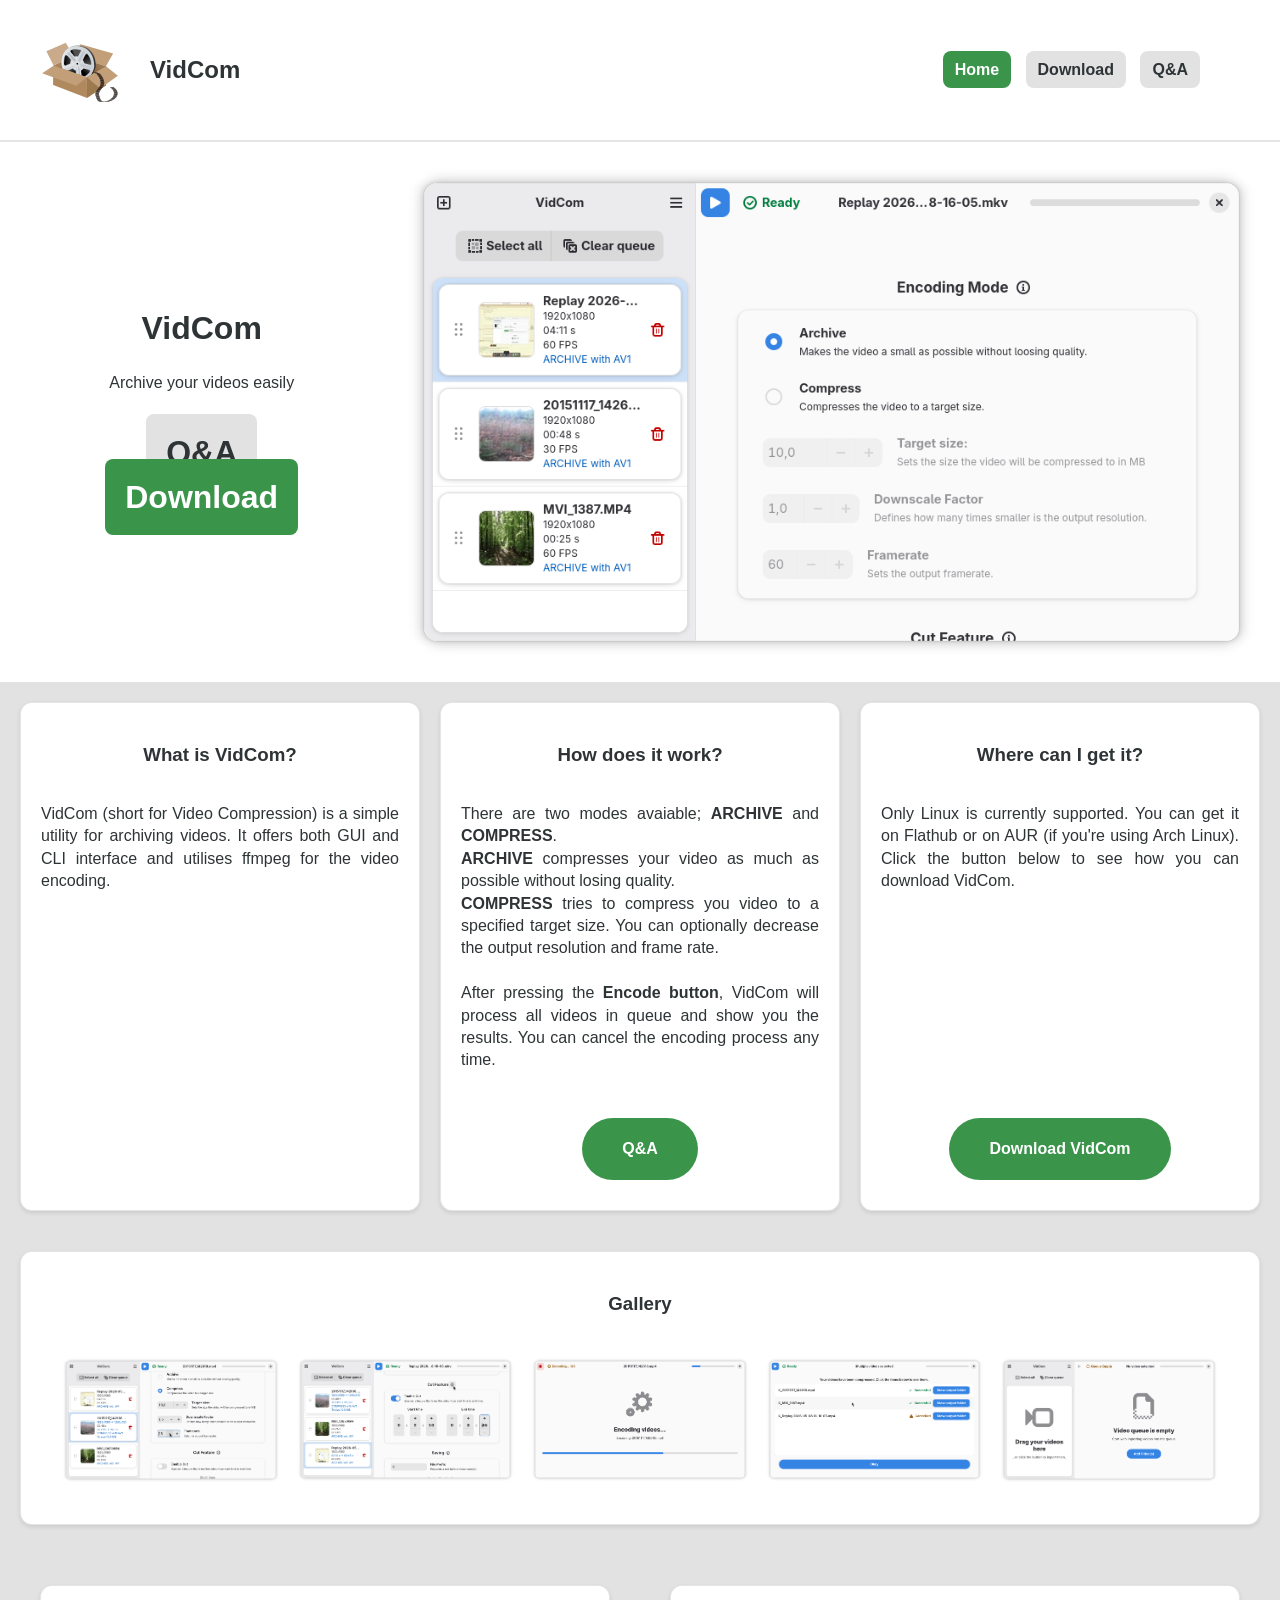
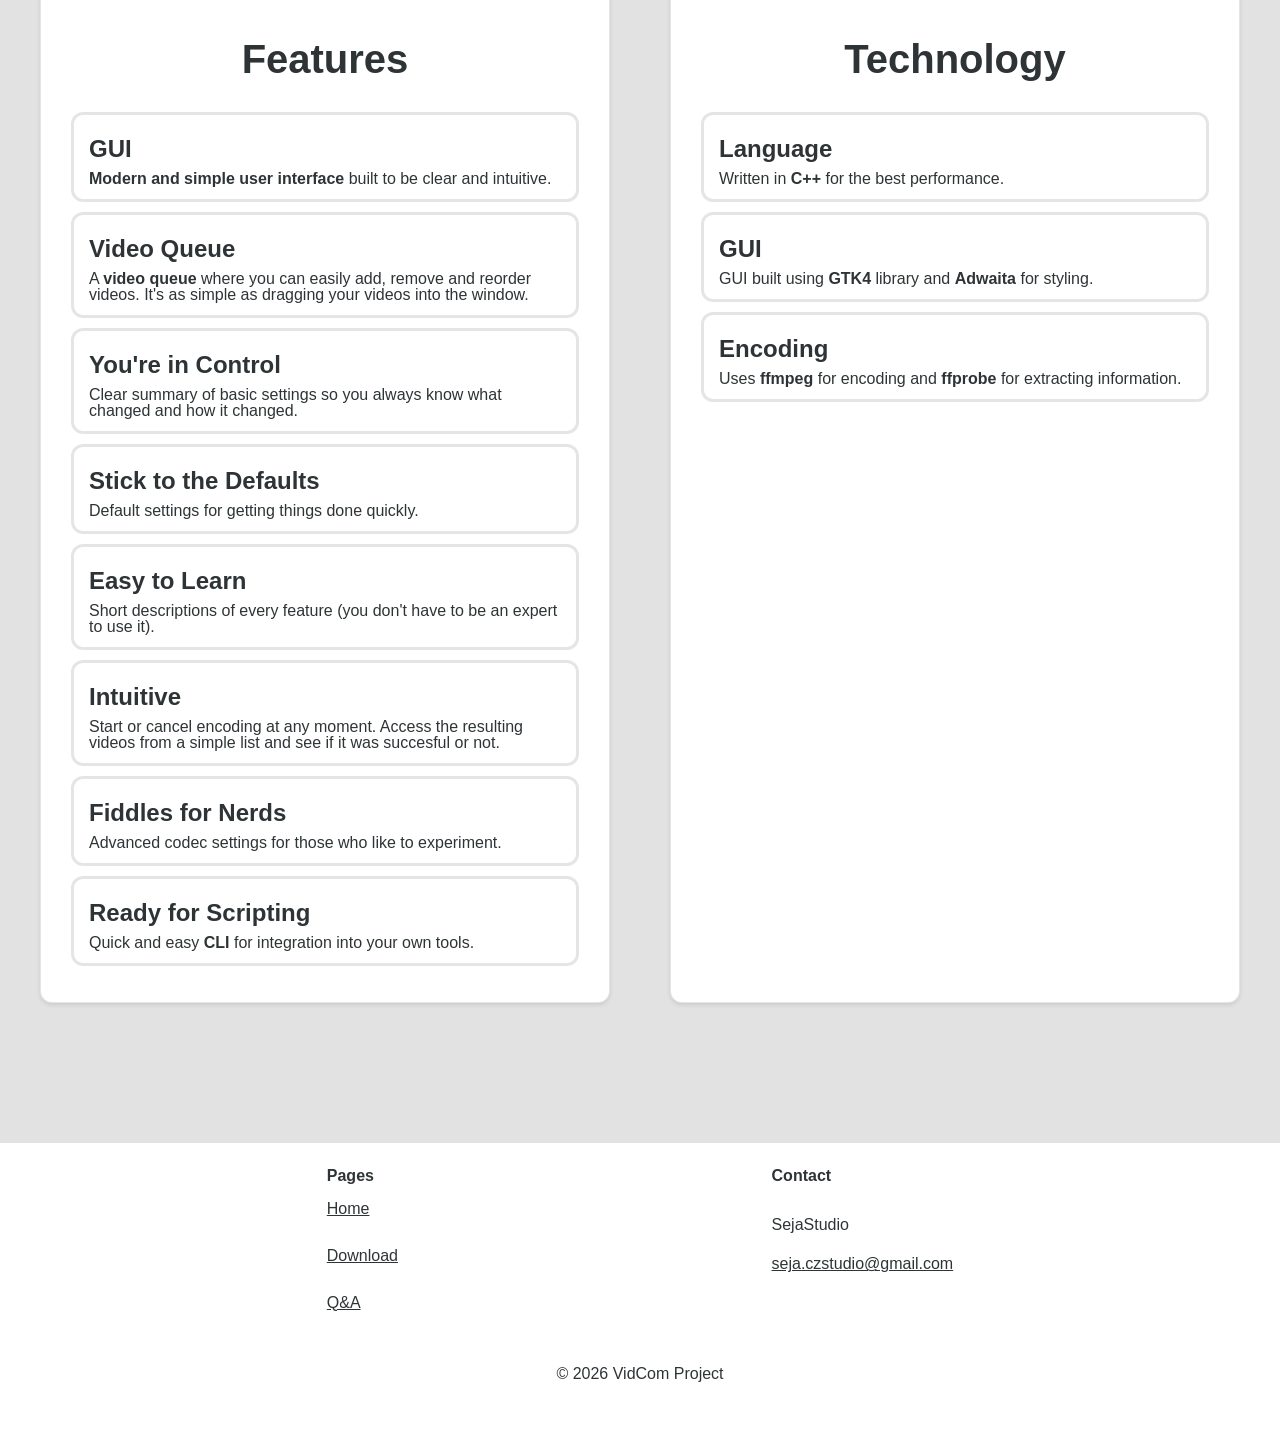
<file: index.html>
<!DOCTYPE html>

<html>
    <head>
        <title>
            VidCom - Welcome
        </title>

        <link rel="stylesheet" href="normalize.css">
        <link rel="stylesheet" href="style.css" />
        <meta charset="UTF-8" />
    </head>

    <body>
        <header role="banner" class="header-bar">
            <div class="header-title">
            <img src="./img/vidcom.svg" class="header-title">
                VidCom
            </div>
            <nav class="header-nav">
                <a href="index.html" class="nav-button active">Home</a>
                <a href="./pages/download.html" class="nav-button">Download</a>
                <a href="./pages/faq.html" class="nav-button">Q&A</a>
            </nav>
        </header>

        <main role="main">
            <div class="intro">
                <div>
                    <h1>
                        VidCom
                    </h1>
                    <p>
                        Archive your videos easily 
                    </p>
                    <div class="button-group large">
                        <a href="./pages/faq.html" class="button">Q&A</a>
                        <a href="./pages/download.html" class="suggested-button">Download</a>
                    </div>
                </div>
                <div>
                    <picture>
                        <source srcset="./img/dark/heading.png" media="(prefers-color-scheme: dark)">
                        <img src="./img/light/heading.png" alt="A program with a card-like video queue on the left size and settings page with radio buttons and value fields on the other. ">
                    </picture>
                </div>
            </div>
            
        <section class="card-deck">
                <div class="card">
                    <h3>
                            What is VidCom?
                        </h3>
                        <p>
                            VidCom (short for Video Compression) is a simple utility for archiving videos. It offers both GUI and CLI interface and utilises ffmpeg for the video encoding.
                        </p>
                </div>
                <div class="card">
                    <h3>
                            How does it work?
                        </h3>
                        <p>
                            There are two modes avaiable; <b>ARCHIVE</b> and <b>COMPRESS</b>. <br>
                            <b>ARCHIVE</b> compresses your video as much as possible without losing quality. <br>
                            <b>COMPRESS</b> tries to compress you video to a specified target size. You can optionally decrease the output resolution and frame rate. <br><br>
                            After pressing the <b>Encode button</b>, VidCom will process all videos in queue and show you the results. You can cancel the encoding process any time. 
                        </p>
                        <div class="button-group">
                            <a href="./pages/faq.html" class="suggested-button pill">Q&A</a>
                        </div>
                </div>
                <div class="card">
                    <h3>
                            Where can I get it?
                        </h3>
                        <p>
                            Only Linux is currently supported. 
                            You can get it on Flathub or on AUR (if you're using Arch Linux). 
                            Click the button below to see how you can download VidCom. 
                        </p>
                        <div class="button-group">
                            <a href="./pages/download.html" class="suggested-button pill">Download VidCom</a>
                        </div>
                </div>
            </section>
    
            <div class="card list">
                <h3>
                    Gallery
                </h3>
                <div class="gallery" id="gallery">
                    <a href="#img1">
                        <picture>
                            <source srcset="./img/dark/gallery1.png" media="(prefers-color-scheme: dark)">
                            <img src="./img/light/gallery1.png" alt="Gallery image #1">
                        </picture>
                    </a>
                    <a href="#img2">
                        <picture>
                            <source srcset="./img/dark/gallery2.png" media="(prefers-color-scheme: dark)">
                            <img src="./img/light/gallery2.png" alt="Gallery image #2">
                        </picture>
                    </a>
                    <a href="#img3">
                        <picture>
                            <source srcset="./img/dark/gallery3.png" media="(prefers-color-scheme: dark)">
                            <img src="./img/light/gallery3.png" alt="Gallery image #3">
                        </picture>
                    </a>
                    <a href="#img4">
                        <picture>
                            <source srcset="./img/dark/gallery4.png" media="(prefers-color-scheme: dark)">
                            <img src="./img/light/gallery4.png" alt="Gallery image #4">
                        </picture>
                    </a>
                    <a href="#img5">
                        <picture>
                            <source srcset="./img/dark/gallery5.png" media="(prefers-color-scheme: dark)">
                            <img src="./img/light/gallery5.png" alt="Gallery image #5">
                        </picture>
                    </a>
                    
                </div>
            </div>
    
            <section class="card-deck">

                <div class="card list">
    
                    <ul type="disc">
                        <h2>
                            Features
                        </h2>
            
                        <li>
                            <h4>
                                GUI
                            </h4>
                            <b>Modern and simple user interface</b> built to be clear and intuitive.
                        </li>
                        <li>
                            <h4>
                                Video Queue
                            </h4>
                            A <b>video queue</b> where you can easily add, remove and reorder videos. It's as simple as dragging your videos into the window.
                        </li>
                        <li>
                            <h4>
                                You're in Control
                            </h4>
                            Clear summary of basic settings so you always know what changed and how it changed.
                        </li>
                        <li>
                            <h4>
                                Stick to the Defaults
                            </h4>
                            Default settings for getting things done quickly.
                        </li>
                        <li>
                            <h4>
                                Easy to Learn
                            </h4>
                            Short descriptions of every feature (you don't have to be an expert to use it).
                        </li>
                        <li>
                            <h4>
                                Intuitive
                            </h4>
                            Start or cancel encoding at any moment. Access the resulting videos from a simple list and see if it was succesful or not. 
                        </li>
                        <li>
                            <h4>
                                Fiddles for Nerds
                            </h4>
                            Advanced codec settings for those who like to experiment.
                        </li>
                        <li>
                            <h4>
                                Ready for Scripting
                            </h4>
                            Quick and easy <b>CLI</b> for integration into your own tools. 
                        </li>
                    </ul>
                </div>
        
                <div class="card list">
                    <ul type="disc">
                        <h2>
                            Technology
                        </h2>
                        <li>
                            <h4>
                                Language
                            </h4>
                            Written in <b>C++</b> for the best performance. 
                        </li>
                        <li>
                            <h4>
                                GUI
                            </h4>
                            GUI built using <b>GTK4</b> library and <b>Adwaita</b> for styling. 
                        </li>
                        <li>
                            <h4>
                                Encoding
                            </h4>
                            Uses <b>ffmpeg</b> for encoding and <b>ffprobe</b> for extracting information. 
                        </li>
            
                    </ul>
                </div>
            </section>
        </main>

        <footer role="contentinfo" class="footer">
            <div class="footer-content">
                <div class="footer-section">
                    <h4>
                        Pages
                    </h4>

                    <a href="index.html">Home</a><br>
                    <a href="./pages/download.html">Download</a><br>
                    <a href="./pages/faq.html">Q&A</a><br>
                </div>
                <div class="footer-section">
                    <h4>
                        Contact
                    </h4>
                    <p>
                        SejaStudio
                    </p>
                    <a href="mailto:seja.czstudio@gmail.com">seja.czstudio@gmail.com</a>
                </div>
            </div>
            <div class="footer-bottom">
                <p>
                    &copy; 2026 VidCom Project
                </p>
            </div>
        </footer>

        <div id="img1" class="lightbox">
            <a href="#gallery" class="close">&times;</a>
                <picture>
                    <source srcset="./img/dark/gallery1.png" media="(prefers-color-scheme: dark)">
                    <img src="./img/light/gallery1.png" alt="Gallery image #1">
                </picture>
        </div>
        <div id="img2" class="lightbox">
            <a href="#gallery" class="close">&times;</a>
                <picture>
                    <source srcset="./img/dark/gallery2.png" media="(prefers-color-scheme: dark)">
                    <img src="./img/light/gallery2.png" alt="Gallery image #2">
                </picture>
        </div>
        <div id="img3" class="lightbox">
            <a href="#gallery" class="close">&times;</a>
                <picture>
                    <source srcset="./img/dark/gallery3.png" media="(prefers-color-scheme: dark)">
                    <img src="./img/light/gallery3.png" alt="Gallery image #3">
                </picture>
        </div>
        <div id="img4" class="lightbox">
            <a href="#gallery" class="close">&times;</a>
                <picture>
                    <source srcset="./img/dark/gallery4.png" media="(prefers-color-scheme: dark)">
                    <img src="./img/light/gallery4.png" alt="Gallery image #4">
                </picture>
        </div>
        <div id="img5" class="lightbox">
            <a href="#gallery" class="close">&times;</a>
                <picture>
                    <source srcset="./img/dark/gallery5.png" media="(prefers-color-scheme: dark)">
                    <img src="./img/light/gallery5.png" alt="Gallery image #5">
                </picture>
        </div>

    </body>
</html>
</file>
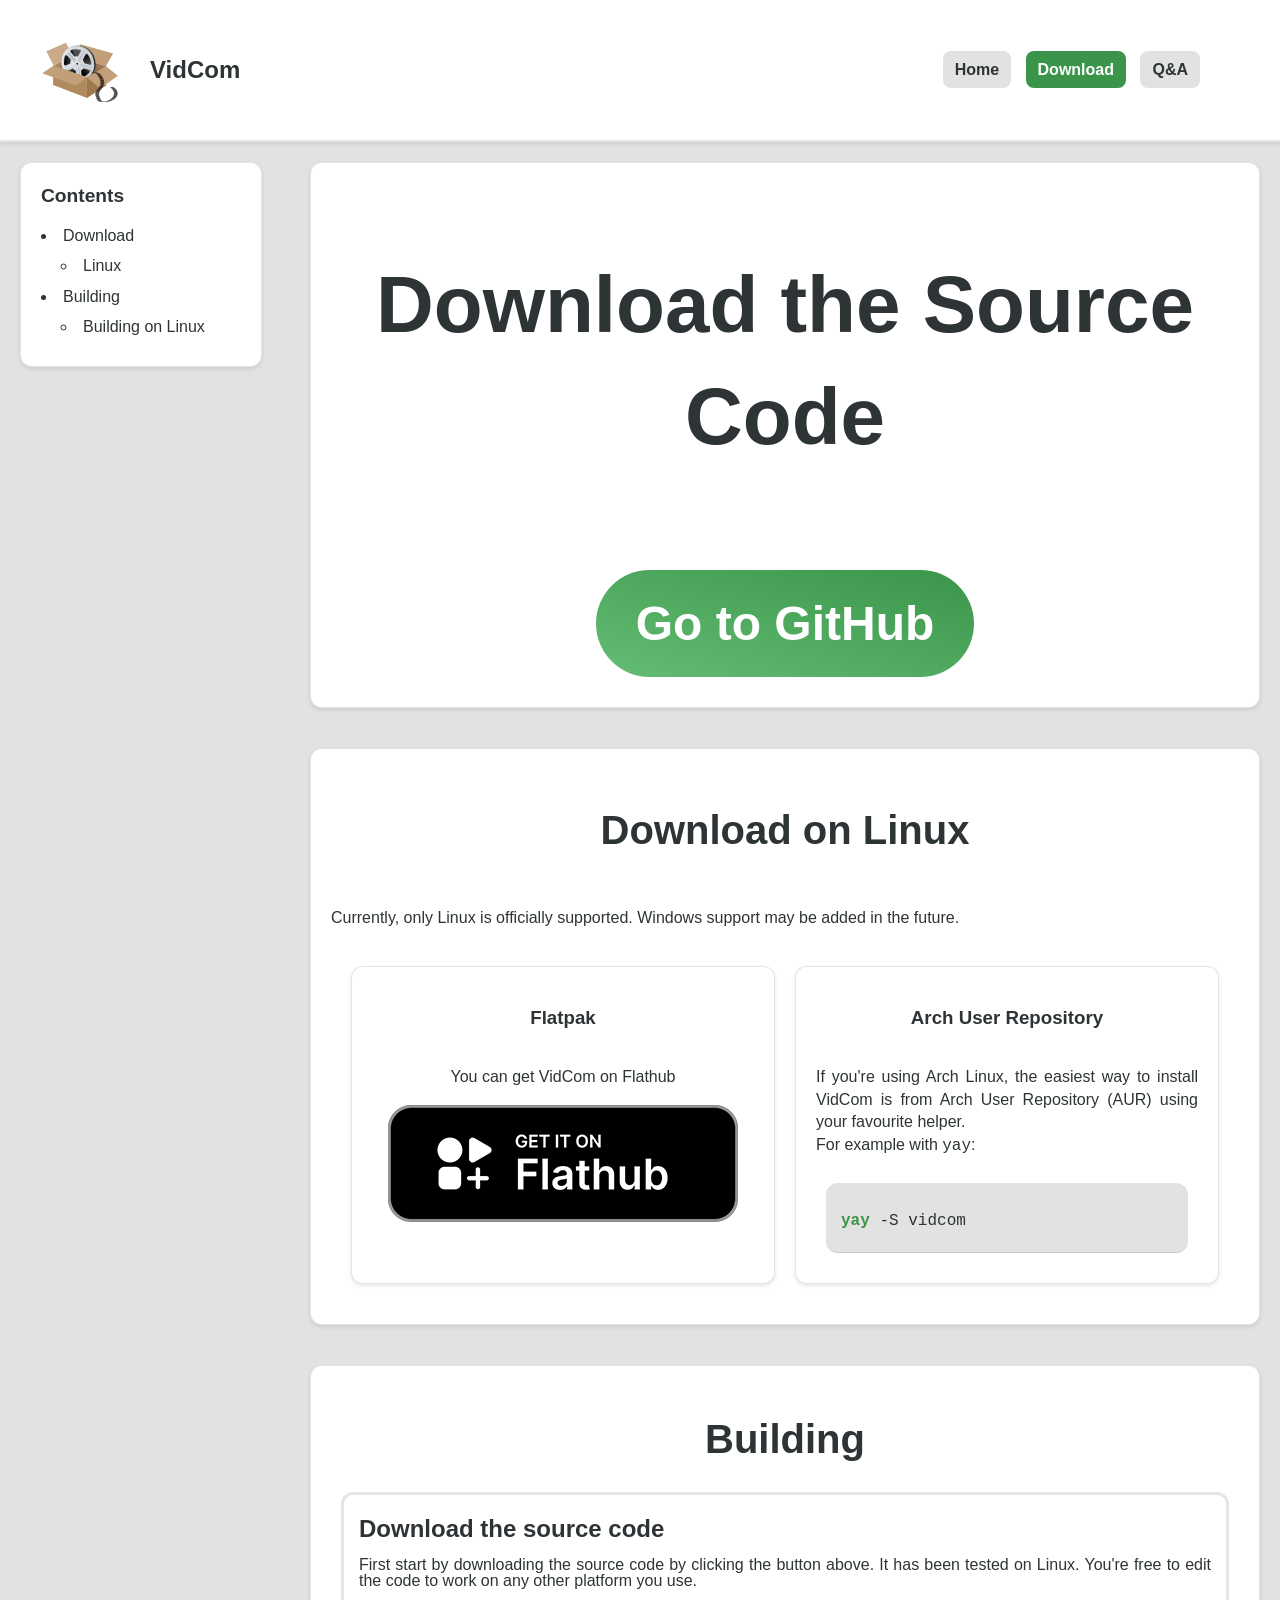
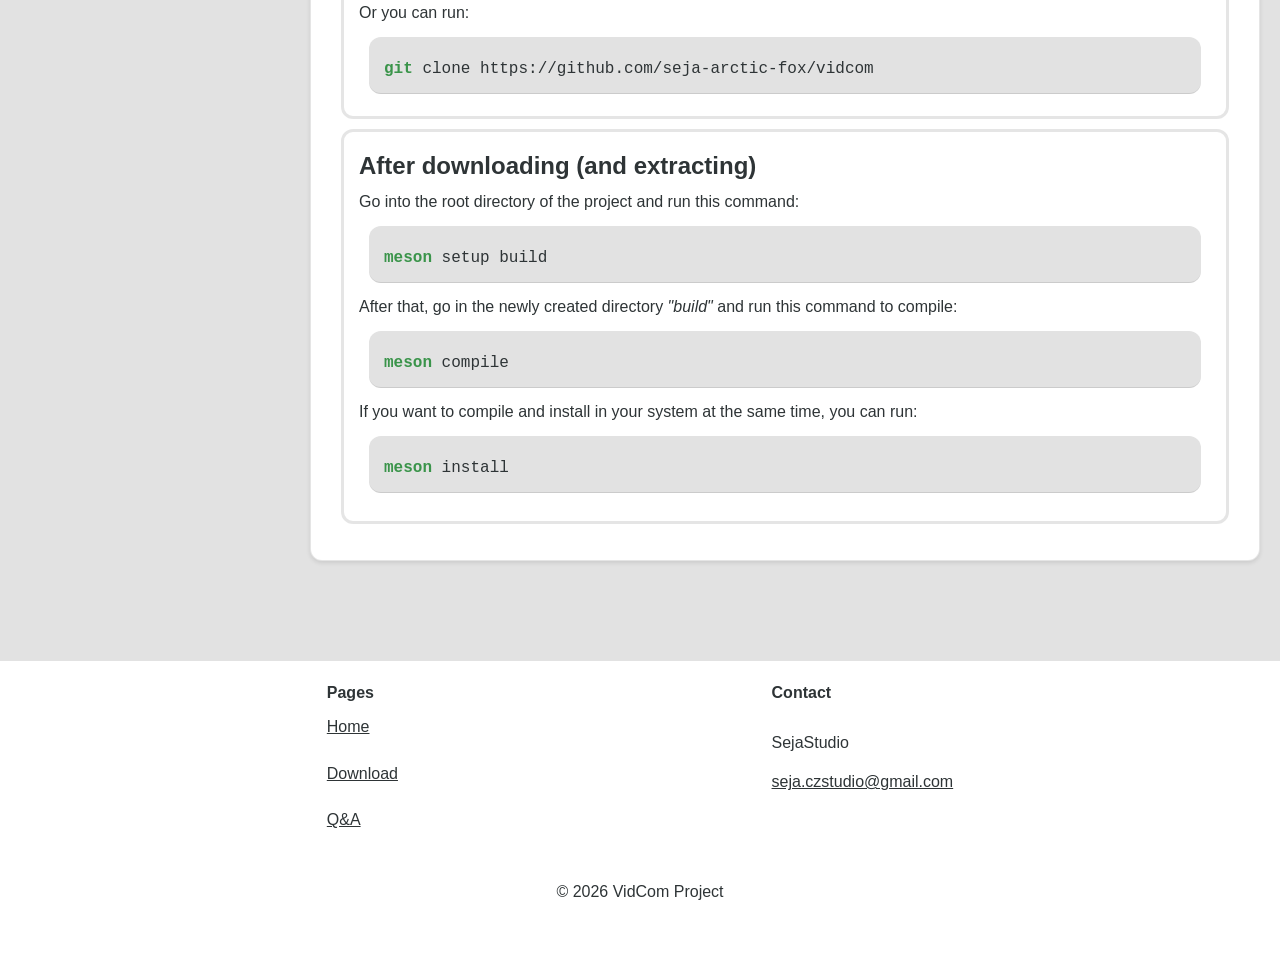
<file: pages/download.html>
<!DOCTYPE html>

<html>
    <head>
        <title>
            Vidcom - Download
        </title>

        <link rel="stylesheet" href="../style.css" />
        <meta charset="UTF-8" />
    </head>

    <body>
        <header role="banner" class="header-bar">
            <div class="header-title">
                <img src="../img/vidcom.svg" class="header-title">
                VidCom
            </div>
            <nav class="header-nav">
                <a href="../index.html" class="nav-button">Home</a>
                <a href="./download.html" class="nav-button active">Download</a>
                <a href="./faq.html" class="nav-button">Q&A</a>
            </nav>
        </header>

        <aside role="complementary">
            <ul type="disc">
                <h3>
                    Contents
                </h3>
                <li>
                    <a href="#download">Download</a>

                    <ul type="circle">
                        <li>
                            <a href="#download">Linux</a>
                        </li>
                    </ul>
                </li>
                <li>
                    <a href="#building">Building</a>
                    <ul type="circle">
                        <li>
                            <a href="#building">Building on Linux</a>
                        </li>
                    </ul>
                </li>
            </ul>
        </aside>
        <main role="main">
            <section class="card-deck" id="source-code">
                <div class="card">
                    <h1>
                        Download the Source Code
                    </h1>
                    <div class="button-group animate-hover">
                        <a href="https://github.com/seja-arctic-fox/vidcom" class="suggested-button pill large">Go to GitHub</a>
                    </div>
                </div>

            </section>

            <section class="card-deck" id="download">
                <div class="card sub">
                    <h2>
                        Download on Linux
                    </h2>
                    <center>
                    <p>
                        Currently, only Linux is officially supported. Windows support may be added in the future. 
                    </p>
                    </center>

                    <div class="card-deck">
                        <div class="card center">
                            <h3>
                                Flatpak
                            </h3>
                            <p>
                            You can get VidCom on Flathub
                            </p>
                            <a href="https://flathub.org/en/apps/io.github.seja_arctic_fox.vidcom" class="animate-hover">
                                <img src="../img/flathub.png" alt="Flathub">
                            </a>
                        </div>

                        <div class="card">
                            <h3>
                                Arch User Repository
                            </h3>

                            <p>
                                If you're using Arch Linux, the easiest way to install VidCom is from Arch User Repository (AUR) using your favourite helper. <br>
                                For example with <code>yay</code>:
                            </p>
                        <pre><code><div class="syntax-hl">yay</div> -S vidcom</code></pre>
                        </div>
                    </div>
                </div>
            </section>

            <section class="card list" id="building">
                <ul>
                    <h2>
                        Building
                    </h2>
                    <li>
                        <h4>
                            Download the source code
                        </h4>
                        <p>
                            First start by downloading the source code by clicking the button above. It has been tested on Linux. You're free to edit the code to work on any other platform you use. 
                        </p>
                        <p>
                            Or you can run: 
                        </p>
                        <pre><code><div class="syntax-hl">git</div> clone https://github.com/seja-arctic-fox/vidcom</code></pre>
                    </li>
                    <li>
                        <h4>
                            After downloading (and extracting)
                        </h4>
                        <p>
                            Go into the root directory of the project and run this command: 
                        </p>
                        <pre><code><div class="syntax-hl">meson</div> setup build</code></pre>
                        <p>
                            After that, go in the newly created directory <i>"build"</i> and run this command to compile:
                            <pre><code><div class="syntax-hl">meson</div> compile</code></pre>
                        </p>
                        <p>
                        If you want to compile and install in your system at the same time, you can run:
                        <pre><code><div class="syntax-hl">meson</div> install</code></pre>
                        </p>
                    </li>
                </ul>
            </section>
        </main>

        <footer role="contentinfo" class="footer">
            <div class="footer-content">
                <div class="footer-section">
                    <h4>
                        Pages
                    </h4>

                    <a href="../index.html">Home</a><br>
                    <a href="./download.html">Download</a><br>
                    <a href="./faq.html">Q&A</a><br>
                </div>
                <div class="footer-section">
                    <h4>
                        Contact
                    </h4>
                    <p>
                        SejaStudio
                    </p>
                    <a href="mailto:seja.czstudio@gmail.com">seja.czstudio@gmail.com</a>
                </div>
            </div>
            <div class="footer-bottom">
                <p>
                    &copy; 2026 VidCom Project
                </p>
            </div>
        </footer>
    </body>
</html>
</file>
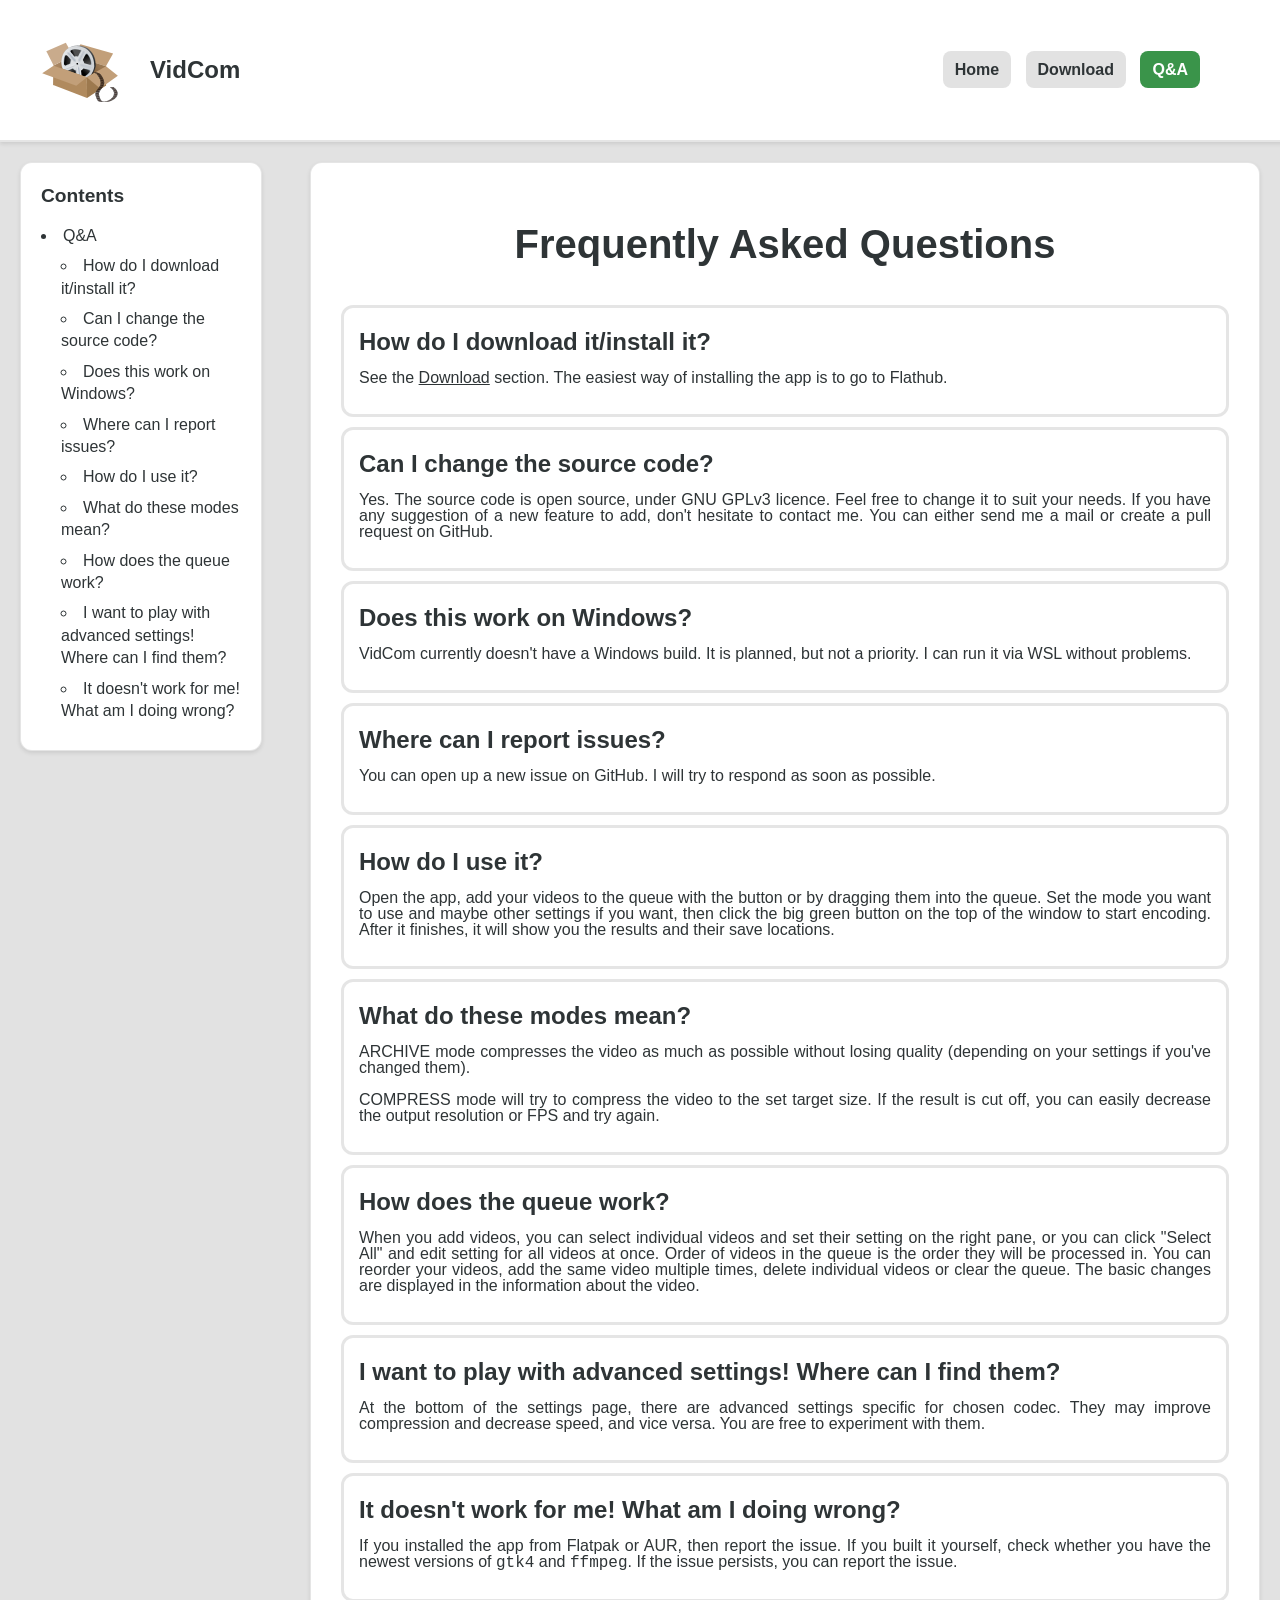
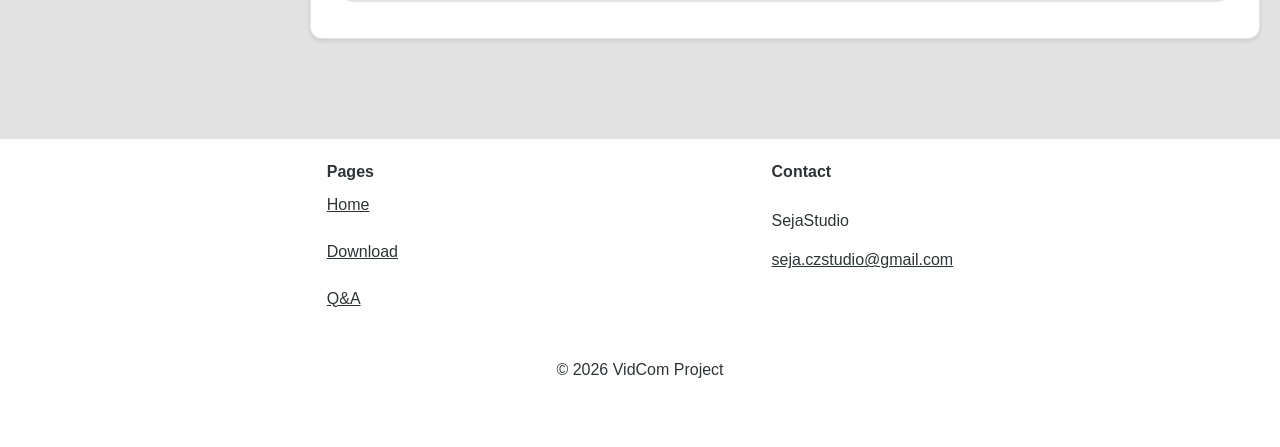
<file: pages/faq.html>
<!DOCTYPE html>

<html>
    <head>
        <title>
            Vidcom - Download
        </title>

        <link rel="stylesheet" href="../style.css" />
        <meta charset="UTF-8" />
    </head>

    <body>
        <header role="banner" class="header-bar">
            <div class="header-title">
                <img src="../img/vidcom.svg" class="header-title">
                VidCom
            </div>
            <nav class="header-nav">
                <a href="../index.html" class="nav-button">Home</a>
                <a href="./download.html" class="nav-button">Download</a>
                <a href="./faq.html" class="nav-button active">Q&A</a>
            </nav>
        </header>

        <aside role="complementary">
            <ul type="disc">
                <h3>
                    Contents
                </h3>
                <li>
                    <a href="#faq">Q&A</a>

                    <ul type="circle">
                        <li>
                            <a href="#q1">How do I download it/install it?</a>
                        </li>
                        <li>
                            <a href="#q2">Can I change the source code? </a>
                        </li>
                        <li>
                            <a href="#q3"> Does this work on Windows? </a>
                        </li>
                        <li>
                            <a href="#q4">Where can I report issues? </a>
                        </li>
                        <li>
                            <a href="#q5">How do I use it?</a>
                        </li>
                        <li>
                            <a href="#q6">What do these modes mean? </a>
                        </li>
                        <li>
                            <a href="#q7">How does the queue work? </a>
                        </li>
                        <li>
                            <a href="#q8">I want to play with advanced settings! Where can I find them? </a>
                        </li>
                        <li>
                            <a href="#q9">It doesn't work for me! What am I doing wrong? </a>
                        </li>
                    </ul>
                </li>
            </ul>
        </aside>
        
        <main role="main">
            <section class="card list footer-section" id="faq">
                <h2>
                    Frequently Asked Questions
                </h2>
                <ul>
                    <li id="q1">
                        <h4>
                            How do I download it/install it?
                        </h4>
                        <p>
                            See the <a href="./download.html">Download</a> section. The easiest way of installing the app is to go to Flathub. 
                        </p>
                    </li>
                    <li id="q2">
                        <h4>
                            Can I change the source code?
                        </h4>
                        <p>
                            Yes. The source code is open source, under GNU GPLv3 licence. Feel free to change it to suit your needs. 
                            If you have any suggestion of a new feature to add, don't hesitate to contact me. You can either send me a mail or create a pull request on GitHub. 
                        </p>
                    </li>
                    <li id="q3">
                        <h4>
                            Does this work on Windows?
                        </h4>
                        <p>
                            VidCom currently doesn't have a Windows build. It is planned, but not a priority. I can run it via WSL without problems. 
                        </p>
                    </li>
                    <li id="q4">
                        <h4>
                            Where can I report issues?
                        </h4>
                        <p>
                            You can open up a new issue on GitHub. I will try to respond as soon as possible. 
                        </p>
                    </li>
                    <li id="q5">
                        <h4>
                            How do I use it?
                        </h4>
                        <p>
                            Open the app, add your videos to the queue with the button or by dragging them into the queue. Set the mode you want to use and 
                            maybe other settings if you want, then click the big green button on the top of the window to start encoding. 
                            After it finishes, it will show you the results and their save locations. 
                        </p>
                    </li>
                    <li id="q6">
                        <h4>
                            What do these modes mean?
                        </h4>
                        <p>
                            ARCHIVE mode compresses the video as much as possible without losing quality (depending on your settings if you've changed them). 
                        </p>
                        <p>
                            COMPRESS mode will try to compress the video to the set target size. If the result is cut off, you can easily decrease the output resolution or
                            FPS and try again. 
                        </p>
                    </li>
                    <li id="q7">
                        <h4>
                            How does the queue work?
                        </h4>
                        <p>
                            When you add videos, you can select individual videos and set their setting on the right pane, or you can click "Select All" and edit 
                            setting for all videos at once. Order of videos in the queue is the order they will be processed in. You can reorder your videos, add the same
                            video multiple times, delete individual videos or clear the queue. The basic changes are displayed in the information about the video. 
                        </p>
                    </li>
                    <li id="q8">
                        <h4>
                            I want to play with advanced settings! Where can I find them? 
                        </h4>
                        <p>
                            At the bottom of the settings page, there are advanced settings specific for chosen codec. They may improve compression and decrease speed, and vice versa. 
                            You are free to experiment with them. 
                        </p>
                    </li>
                    <li id="q9">
                        <h4>
                            It doesn't work for me! What am I doing wrong?
                        </h4>
                        <p>
                            If you installed the app from Flatpak or AUR, then report the issue. If you built it yourself, check whether you have the newest versions of <code>gtk4</code> and <code>ffmpeg</code>. 
                            If the issue persists, you can report the issue. 
                        </p>
                    </li>
                </ul>
            </section>
        </main>

        <footer role="contentinfo" class="footer">
            <div class="footer-content">
                <div class="footer-section">
                    <h4>
                        Pages
                    </h4>

                    <a href="../index.html">Home</a><br>
                    <a href="./download.html">Download</a><br>
                    <a href="./faq.html">Q&A</a><br>
                </div>
                <div class="footer-section">
                    <h4>
                        Contact
                    </h4>
                    <p>
                        SejaStudio
                    </p>
                    <a href="mailto:seja.czstudio@gmail.com">seja.czstudio@gmail.com</a>
                </div>
            </div>
            <div class="footer-bottom">
                <p>
                    &copy; 2026 VidCom Project
                </p>
            </div>
        </footer>
    </body>
</html>
</file>
<file: style.css>
:root
{
    --bg-color: #e2e2e2;
    --button-color: #e2e2e2;
    --hover-color: #a1a1a1;
    --card-bg: #ffffff;
    --text-color: #2e3436;
    --accent-color: #3A944AFF;
    --accent-select-color: rgb(99, 190, 116);
    --header-bg: #ffffff;
    --border-radius: 12px;
    --border-color: rgba(0, 0, 0, 0.1);
    
}

@media (prefers-color-scheme: dark)
{
    :root
    {
        --bg-color: #1f1f1f;
        --button-color: #383838;
        --hover-color: #666666;
        --card-bg: #3d3d3d;
        --text-color: #eeeeec;
        --accent-color: #3A944AFF;
        --header-bg: #000000;
        --border-radius: 12px;
        --border-color: rgba(255, 255, 255, 0.1);
    }
}

body
{
    background-color: var(--bg-color);
    color: var(--text-color);
    font-family: 'Segoe UI', Tahoma, Geneva, Verdana, sans-serif;
    line-height: 1.4;
    margin: 0;
    transition: background-color 0.3s, color 0.3s;
}

main
{
    margin-bottom: 100px;
}

img
{
    width: 100%;
    height: auto;
    display: block;
}

.header-bar
{
    width: 100%;
    display: flex;
    background-color: var(--header-bg);
    padding: 10px 20px;
    gap: 3rem;
    align-items: center;
    justify-content: space-between;
    border-bottom: 2px solid var(--border-color);
    box-shadow: 0 2px 4px var(--border-color);
}

.header-title
{
    display: flex;
    font-weight: bold;
    font-size: 1.5rem;
    padding: 10px;
    align-items: center;
}

img.header-title
{
    width: 5rem;
    align-items: center;
    margin-right: 20px;
}

.nav-button
{
    text-decoration: none;
    font-weight: bold;
    color: var(--text-color);
    padding: 10px 12px;
    background-color: var(--button-color);
    transition: background 0.3s;
    border-radius: 8px;
    margin: 5px;
}

.nav-button:last-child
{
    margin-right: 100px;
}

.button-group > a
{
    display: inline;
    text-decoration: none;
    font-weight: bold;
    padding: 10px 12px;
    transition: background 0.3s;
    border-radius: 8px;
    justify-content: space-between;
    text-align: center;
    align-content: center;
}

.button
{
    background-color: var(--button-color);
    color: var(--text-color);
}

.button:hover
{
    background-color: var(--hover-color);
}

.button-group.large 
{
    padding: 20px;
}

.button-group.large a
{
    font-size: 2rem;
    padding: 20px;
    margin: 20px;
}

.suggested-button
{
    background-color: var(--accent-color);
    color: #ffffff;
}

.suggested-button:hover
{
    background-color: var(--accent-select-color);
    color: #ffffff;
}

.suggested-button.pill
{
    border-radius: 40px;
    padding: 20px 40px;
    display: block;
    margin: 10px 50px;
}

.suggested-button.pill.large
{
    font-size: 3rem;
    border-radius: 128px;
    background: var(--accent-color);
    background: linear-gradient( to bottom left, var(--accent-color), var(--accent-select-color));
    transition: background 0.3s;
}

.suggested-button.pill.large:hover
{
    font-size: 3rem;
    background-color: var(--accent-select-color-color);
    background: linear-gradient( to top right, var(--accent-color), var(--accent-select-color));
}

.nav-button:hover
{
    background-color: var(--hover-color);
}

.nav-button.active
{
    color: #ffffff;
    background-color: var(--accent-color);
    align-content: center;
}

.header-nav
{
    display: inline;
}

.intro
{
    background-color: var(--header-bg);
    display: flex;
    gap: 20px;
    padding: 20px;
    min-width: 250px;

    text-align: center;
    align-items: center;
    justify-content: center;
}

.card-deck
{
    display: flex;
    gap: 20px;
    padding: 20px;
}

@media (width < 70rem)
{
    .card-deck
    {
        flex-wrap: wrap;
        flex-direction: column;
    }

    .intro
    {
        flex-wrap: wrap;
        flex-direction: column;
    }
}

.card
{
    background: var(--card-bg);
    border-radius: var(--border-radius);
    padding: 20px;
    flex: 1;
    min-width: 250px;
    border: 1px solid var(--border-color);
    box-shadow: 0 2px 4px var(--border-color);
    flex-direction: column;

    display: flex;
}

.card .button-group
{
    margin-top: auto;
    padding-top: 20px;
    display: flex;
    justify-content: center;
}

.card h1
{
    font-size: 5rem;
    text-align: center;
}

.card h2
{
    font-size: 2.5rem;
    text-align: center;
}

.card h3
{
    text-align: center;
}

.card img
{
    width: 100%;
    
}

.card p
{
    text-align: justify;
}

.card .center
{
    align-content: center;
    align-items: center;
}

.card.list
{
    margin: 20px;
    display: block;
}

.card.list.sub
{
    margin: 20px;
    display: block;
}

.card.list ul {
    list-style: none;
    padding: 0;
    line-height: 1;
}

.card.list li {
    padding: 12px 15px;
    border: 3px solid var(--border-color);
    display: block;
    align-items: center;

    border-radius: var(--border-radius);
    margin: 10px;
}

.card.list h4
{
    display: block;
    font-size: 1.5rem;
    margin: 10px 0;
}

.animate-hover 
{
    transition: transform 0.3s;
}

.animate-hover:hover
{
    transform: scale(1.1);
}

.gallery
{
    display: grid;
    grid-template-columns: repeat(5, 1fr);
    gap: 15px;
    padding: 20px;
}

@media (max-width : 1200px)
{
    .gallery
    {
        grid-template-columns: repeat(2, 1fr);
    }
}

@media (max-width : 600px)
{
    .gallery
    {
        grid-template-columns: 1fr;
    }
}

.gallery a
{
    border-radius: var(--border-radius);
    transition: transform 0.3s;
    cursor: pointer;
}

.gallery a:hover
{
    transform: scale(1.1);
    align-content: center;
}

.lightbox
{
    display: none;
    position: fixed;
    z-index: 999;
    top: 0;
    left: 0;
    width: 100%;
    height: 100%;
    background: rgba(0, 0, 0, 0.75);
    align-items: center;
    justify-content: center;
}

.lightbox:target
{
    display: flex;
}

.lightbox picture
{
    max-width: 90%;
    max-height: 90%;
    border-radius: 8px;
    box-shadow: 0 0 20px rgba(0, 0, 0, 0.75);
}

.close
{
    position: absolute;
    top: 20px;
    right: 30px;
    color: white;
    font-size: 10rem;
    text-decoration: none;
}

.footer
{
    background: var(--header-bg);
    border-color: 1px solid var(--border-color);
    padding: 40px, 20px;
    margin-top: 50px;
    padding-bottom: 50px;
}

.footer-content
{
    display: flex;
    justify-content: space-around;
    flex-wrap: wrap;
    max-width: 1000px;
    margin: 0 auto;
}

.footer-section
{
    display: flex;
    flex-direction: column;
    gap: 1px;
    margin-bottom: 10px;
}

.footer-section h4
{
    margin-bottom: 10px;
    color: var(--text-color);
}

.footer-section a
{
    color: var(--text-color);
}

.footer-section a:hover
{
    opacity: 0.5;
    text-decoration: underline;
}

.footer-section a:visited
{
    color: var(--accent-color);
}

.footer-bottom
{
    text-align: center;
}

pre
{
    padding: 12px 15px;
    border-bottom: 1px solid var(--border-color);
    display: block;
    background-color: var(--bg-color);
    border-radius: var(--border-radius);
    margin: 10px; 
    font-size: 2rem;
    
}

code
{
    font-size: 1rem;
}

.syntax-hl
{
    display: inline;
    color: var(--accent-color);
    font-weight: bold;
}

@media (prefers-color-scheme: dark)
{
.syntax-hl
    {
        display: inline;
        color: var(--accent-select-color);
        font-weight: bold;
    }
}

aside[role="complementary"]
{
    position: fixed;
    margin-top: 20px;
    left: 20px;
    width: 200px;
    max-height: calc(100vh - 92px); /* Full height minus header and some padding */
    overflow-y: auto;
    background-color: var(--card-bg);
    border: 1px solid var(--border-color);
    border-radius: var(--border-radius);
    box-shadow: 0 2px 4px var(--border-color);
    padding: 20px;
    z-index: 100;
}

aside[role="complementary"] h3
{
    margin-top: 0;
    margin-bottom: 15px;
    color: var(--text-color);
    font-size: 1.2rem;
}

aside[role="complementary"] ul
{
    list-style-position: inside;
    padding-left: 0;
    margin: 0;
}

aside[role="complementary"] ul ul
{
    padding-left: 20px;
    margin-top: 5px;
}

aside[role="complementary"] li
{
    margin: 8px 0;
    line-height: 1.4;
}

aside[role="complementary"] a
{
    color: var(--text-color);
    text-decoration: none;
    transition: color 0.3s;
}

aside[role="complementary"] a:hover
{
    color: var(--accent-color);
    text-decoration: underline;
}

/* Add left margin to main content when aside is present */
body:has(aside[role="complementary"]) main
{
    margin-left: 290px; /* aside width + gap */
}

/* Hide aside on smaller screens */
@media (max-width: 1024px)
{
    aside[role="complementary"]
    {
        display: none;
    }
    
    body:has(aside[role="complementary"]) main
    {
        margin-left: 0;
    }
}
</file>
